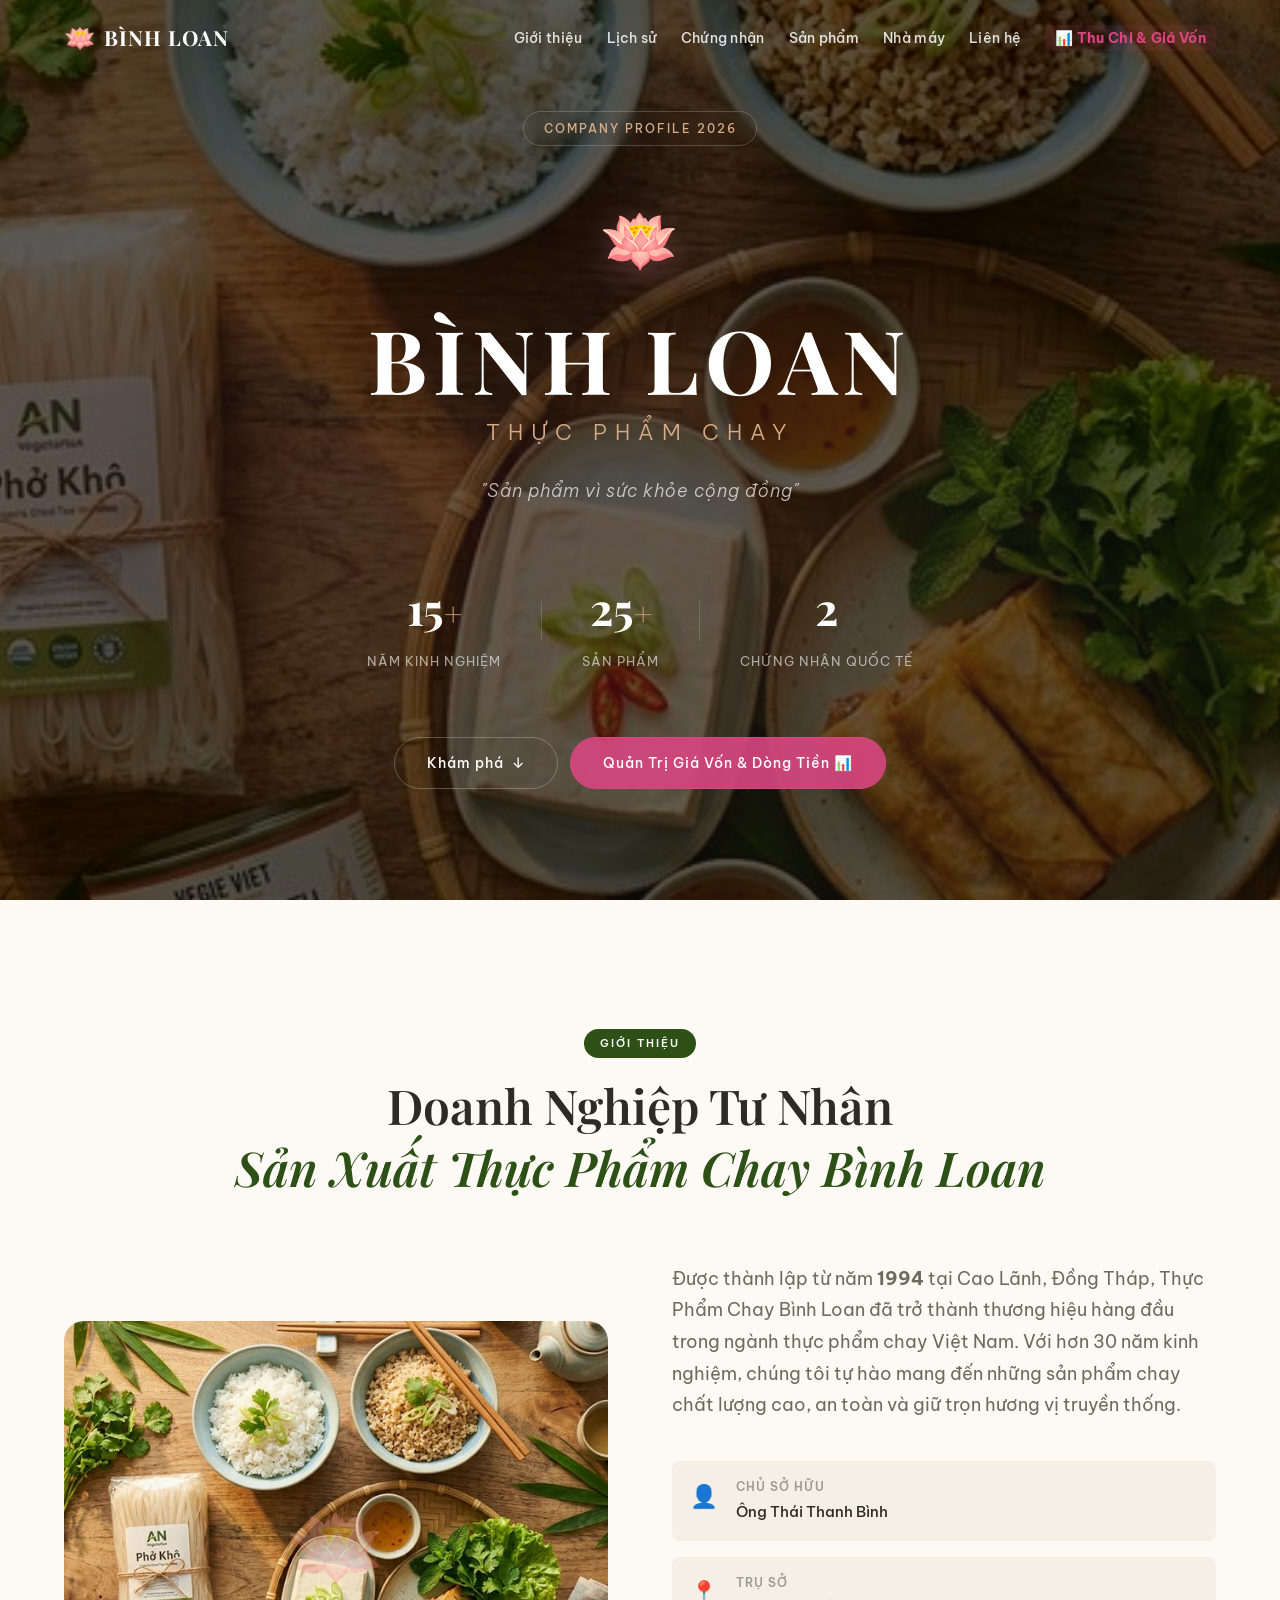
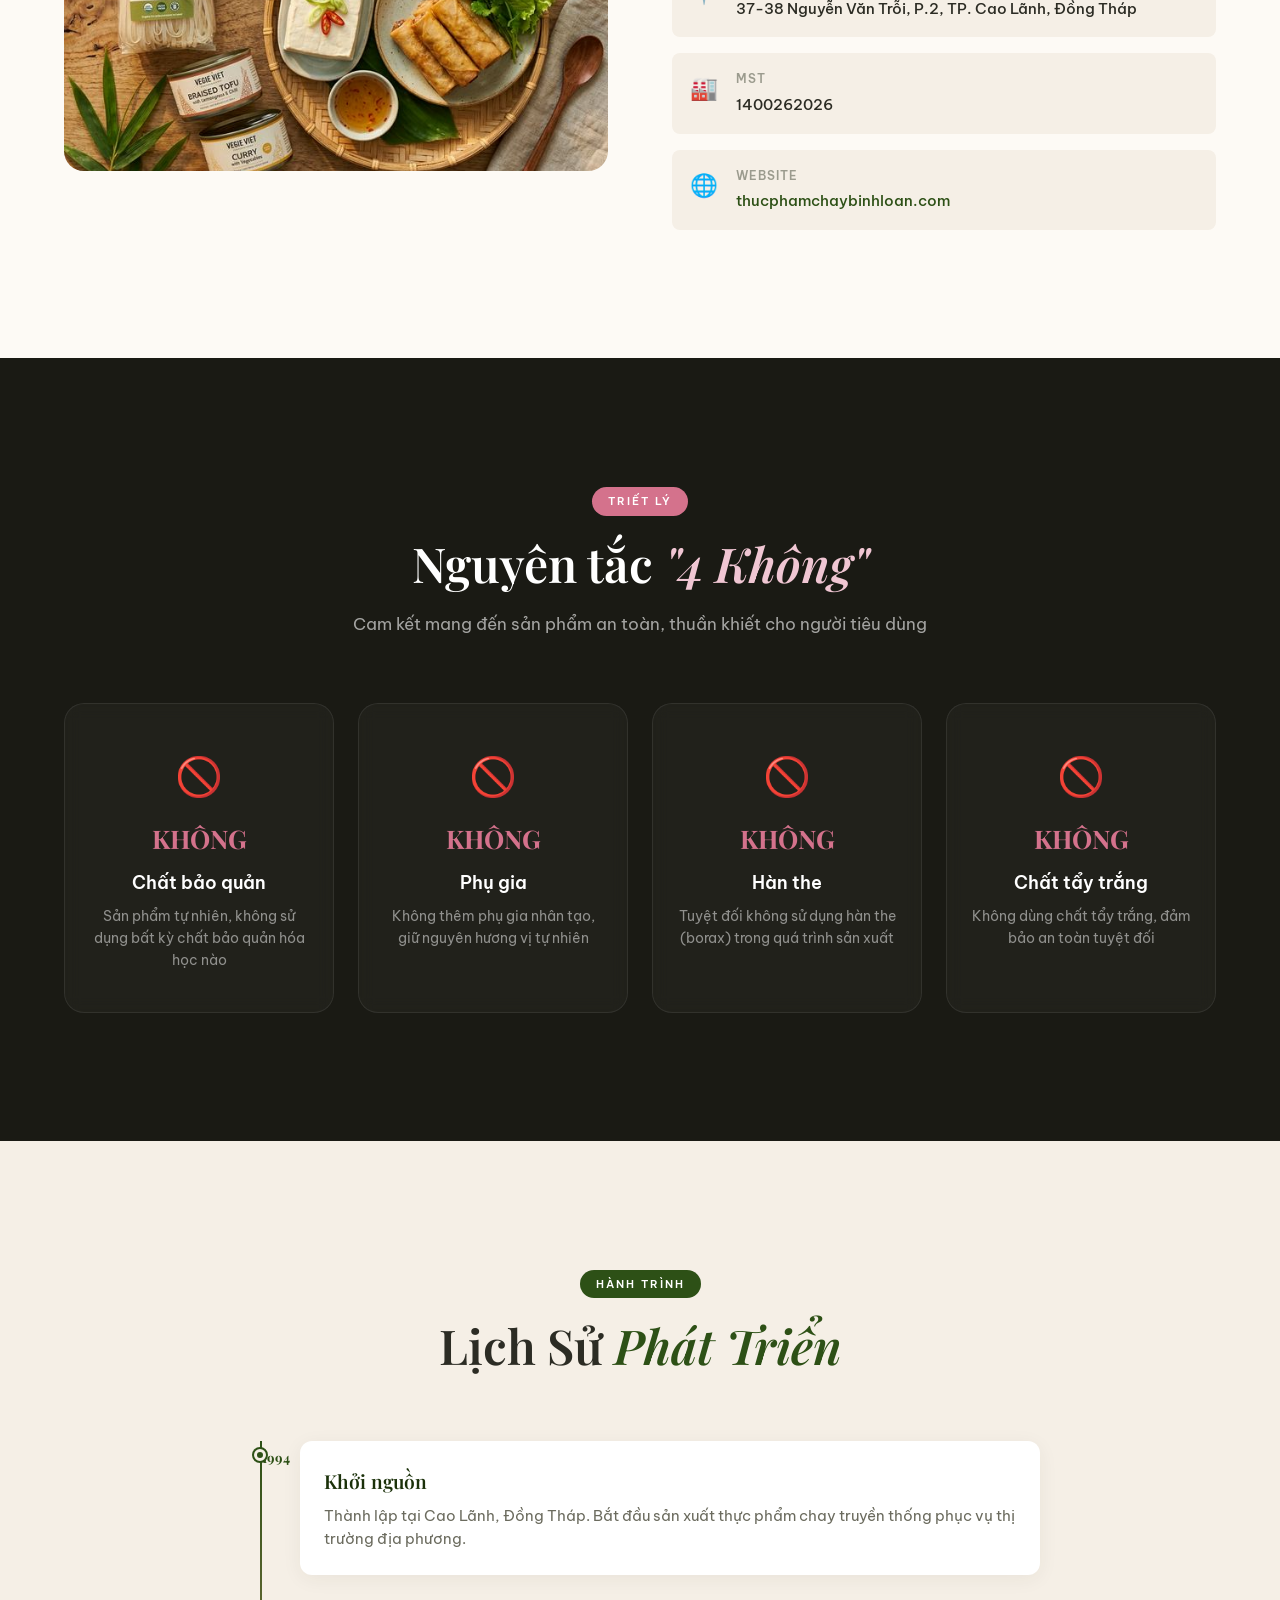
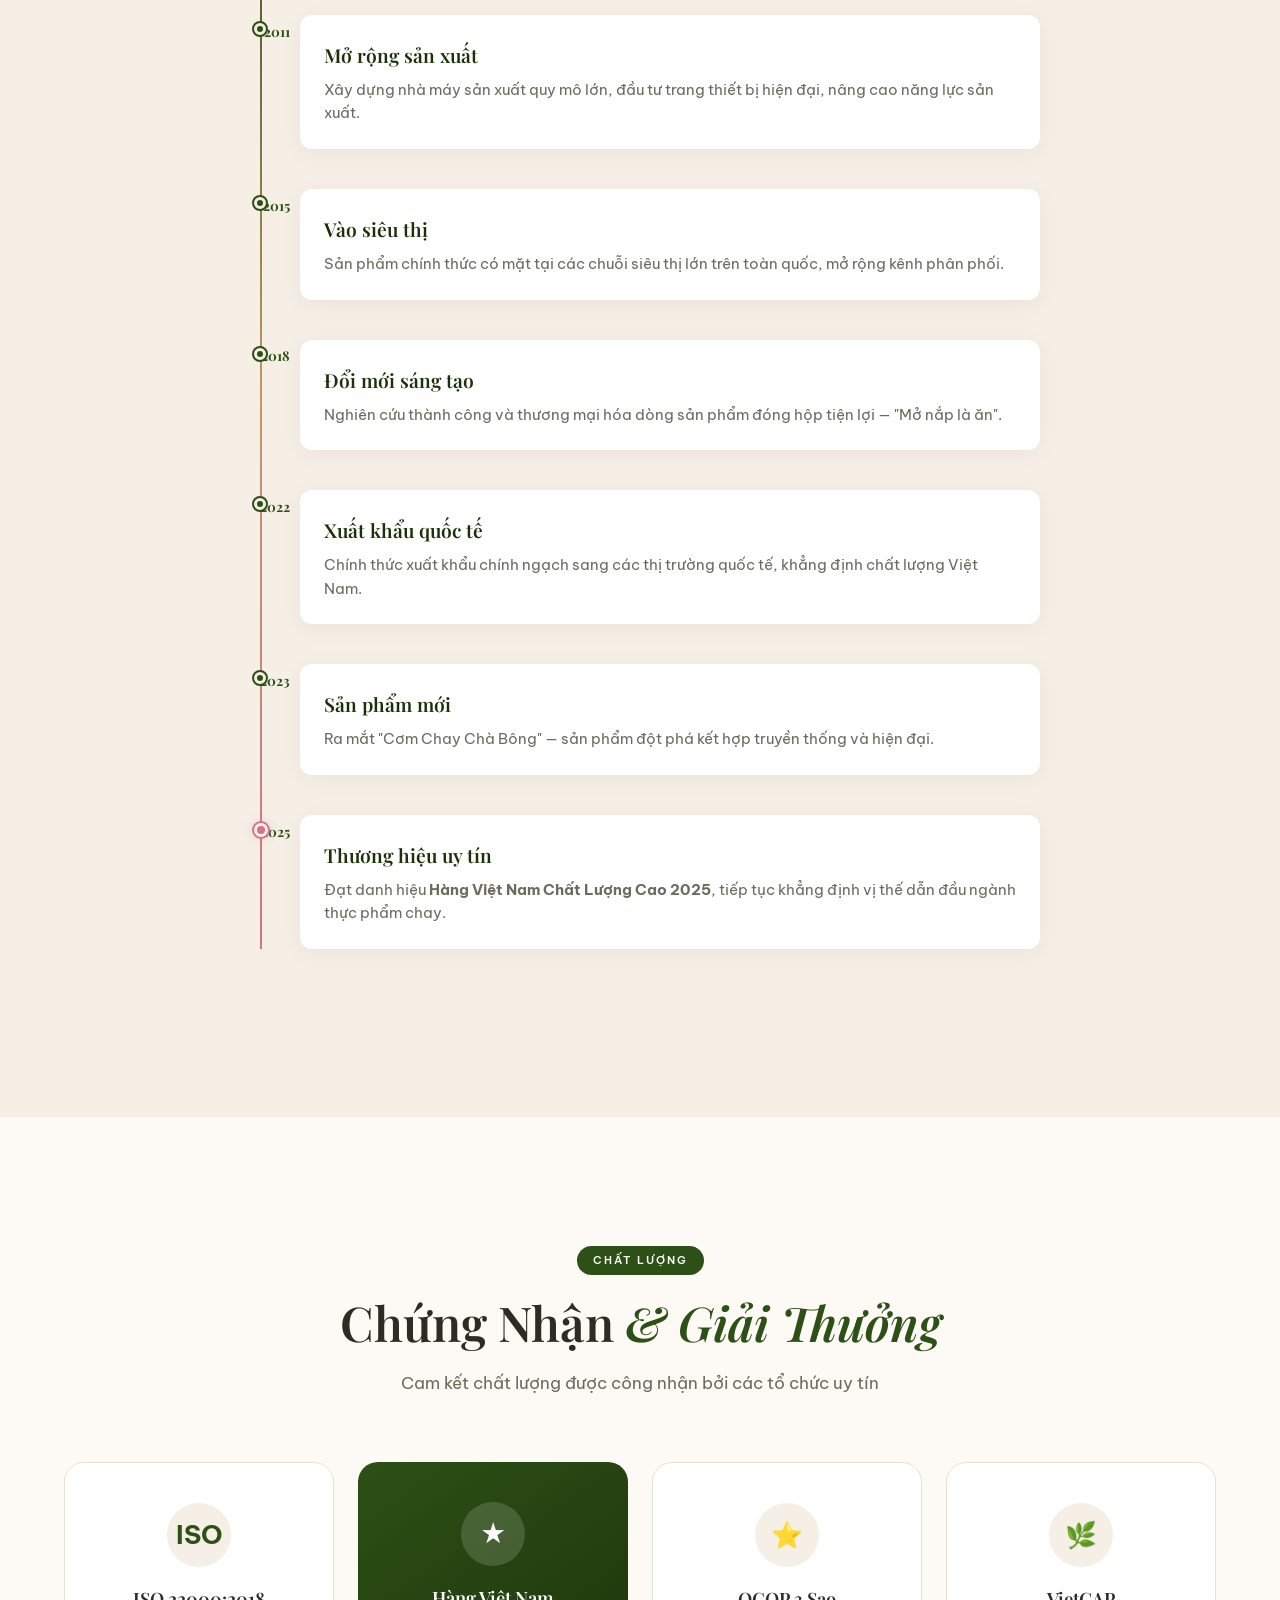
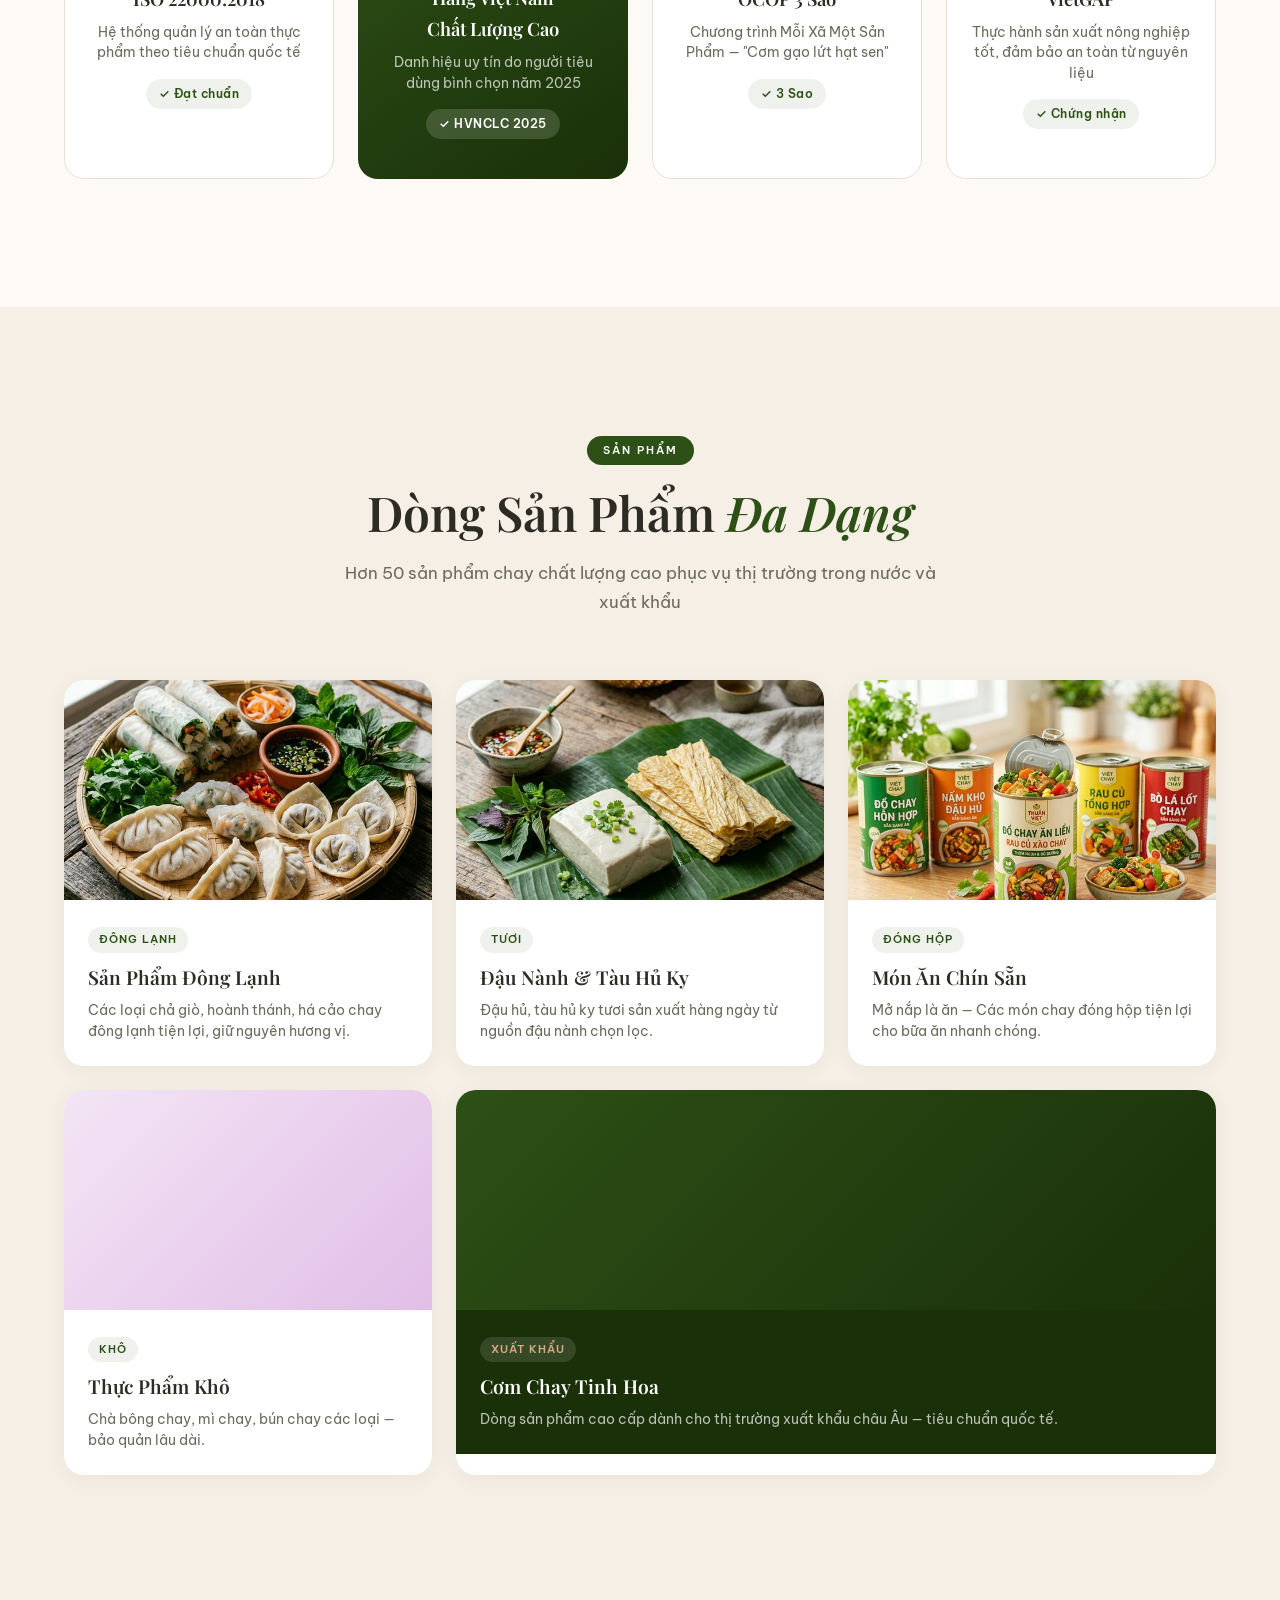
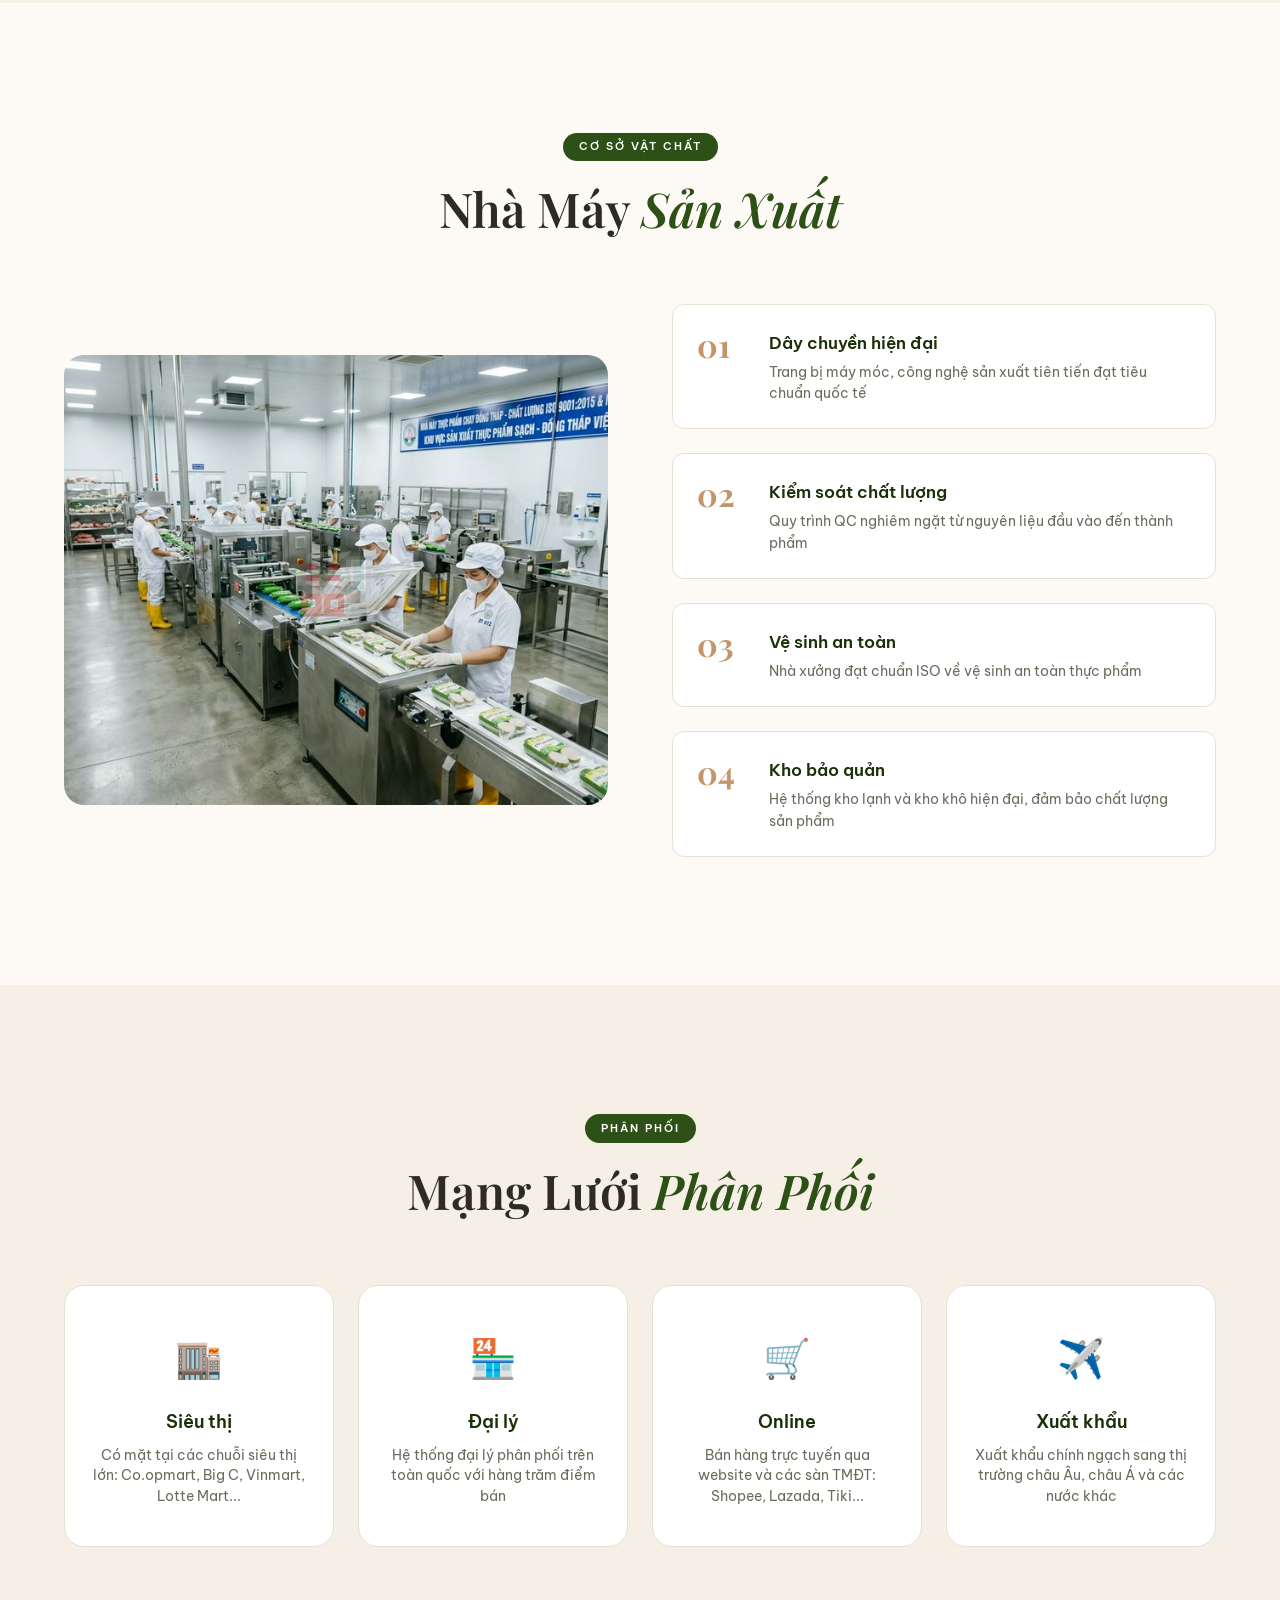
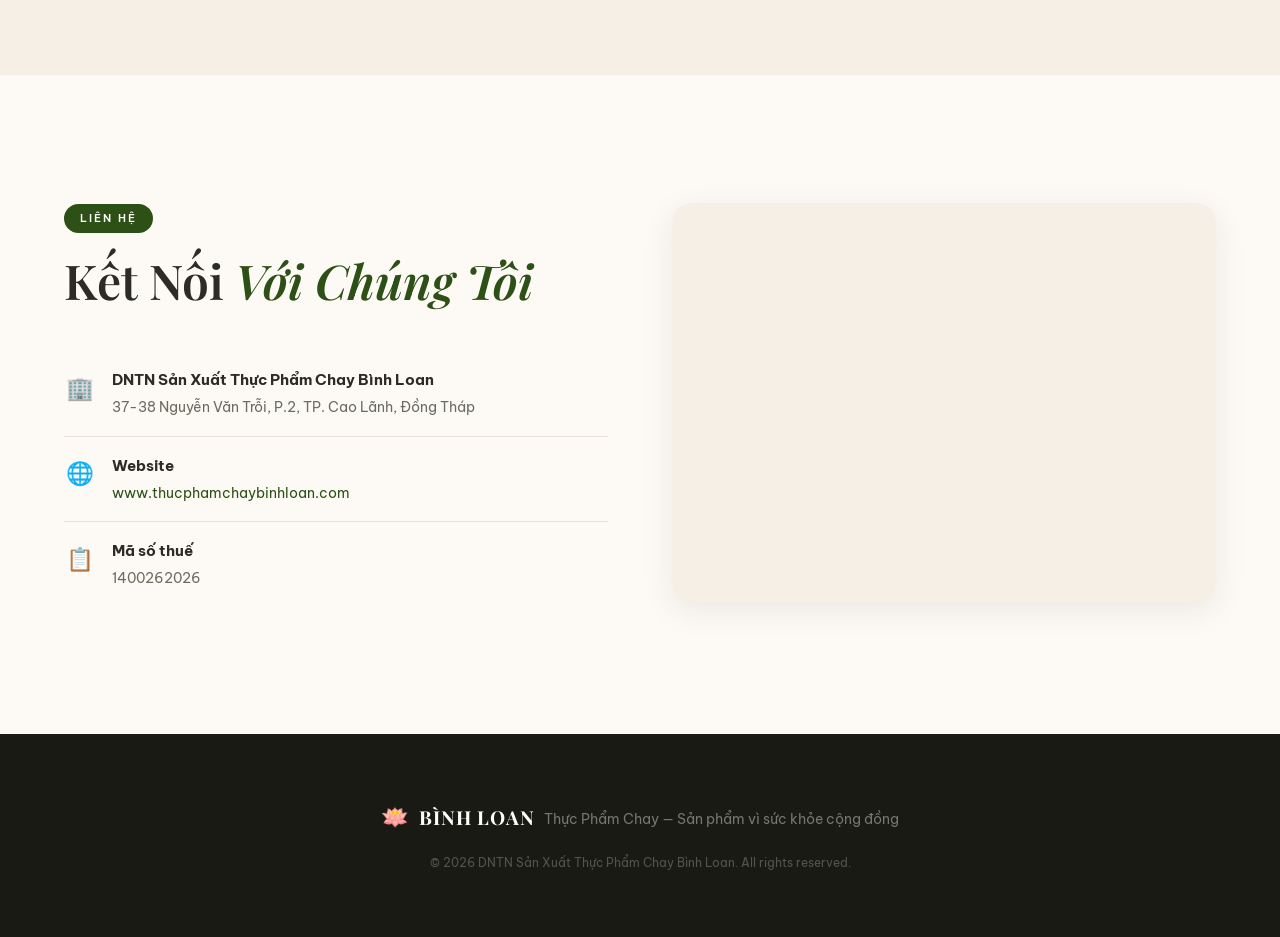
<file: index.html>
<!DOCTYPE html>
<html lang="vi">
<head>
    <meta charset="UTF-8">
    <meta name="viewport" content="width=device-width, initial-scale=1.0">
    <title>Hồ Sơ Năng Lực — Thực Phẩm Chay Bình Loan</title>
    <meta name="description" content="DNTN Sản Xuất Thực Phẩm Chay Bình Loan - Sản phẩm vì sức khỏe cộng đồng. ISO 22000:2018, HVNCLC 2025, OCOP 3 Sao.">
    <link rel="preconnect" href="https://fonts.googleapis.com">
    <link rel="preconnect" href="https://fonts.gstatic.com" crossorigin>
    <link href="https://fonts.googleapis.com/css2?family=Playfair+Display:wght@400;600;700&family=Inter:wght@300;400;500;600;700&family=Be+Vietnam+Pro:wght@300;400;500;600;700&display=swap" rel="stylesheet">
    <link rel="stylesheet" href="style.css">
</head>
<body>
    <!-- Navigation -->
    <nav class="navbar" id="navbar">
        <div class="nav-container">
            <div class="nav-logo">
                <span class="lotus">🪷</span>
                <span class="brand-name">BÌNH LOAN</span>
            </div>
            <ul class="nav-links">
                <li><a href="#about">Giới thiệu</a></li>
                <li><a href="#history">Lịch sử</a></li>
                <li><a href="#certifications">Chứng nhận</a></li>
                <li><a href="#products">Sản phẩm</a></li>
                <li><a href="#factory">Nhà máy</a></li>
                <li><a href="#contact">Liên hệ</a></li>
                <li><a href="finance.html" style="color: #d94680; font-weight: 700; background: rgba(217, 70, 128, 0.1); padding: 4px 10px; border-radius: 6px;">📊 Thu Chi & Giá Vốn</a></li>
            </ul>
            <button class="nav-toggle" id="navToggle" aria-label="Menu">
                <span></span><span></span><span></span>
            </button>
        </div>
    </nav>

    <!-- Hero Section -->
    <header class="hero" id="hero">
        <div class="hero-bg" id="heroImage"></div>
        <div class="hero-overlay"></div>
        <div class="hero-content">
            <div class="hero-badge">Company Profile 2026</div>
            <h1 class="hero-title">
                <span class="hero-lotus">🪷</span>
                <span class="title-main">BÌNH LOAN</span>
                <span class="title-sub">Thực Phẩm Chay</span>
            </h1>
            <p class="hero-slogan">"Sản phẩm vì sức khỏe cộng đồng"</p>
            <div class="hero-stats">
                <div class="stat">
                    <span class="stat-number" data-count="30">0</span><span class="stat-suffix">+</span>
                    <span class="stat-label">Năm kinh nghiệm</span>
                </div>
                <div class="stat-divider"></div>
                <div class="stat">
                    <span class="stat-number" data-count="50">0</span><span class="stat-suffix">+</span>
                    <span class="stat-label">Sản phẩm</span>
                </div>
                <div class="stat-divider"></div>
                <div class="stat">
                    <span class="stat-number" data-count="4">0</span>
                    <span class="stat-label">Chứng nhận quốc tế</span>
                </div>
            </div>
            <div style="display: flex; gap: 12px; justify-content: center; flex-wrap: wrap;">
                <a href="#about" class="hero-cta">Khám phá <span class="arrow">↓</span></a>
                <a href="finance.html" class="hero-cta" style="background: rgba(217, 70, 128, 0.9); border-color: #d94680; color: #fff;">Quản Trị Giá Vốn & Dòng Tiền 📊</a>
            </div>
        </div>
    </header>

    <!-- About Section -->
    <section class="section section-about" id="about">
        <div class="container">
            <div class="section-header">
                <span class="section-tag">Giới thiệu</span>
                <h2 class="section-title">Doanh Nghiệp Tư Nhân<br><em>Sản Xuất Thực Phẩm Chay Bình Loan</em></h2>
            </div>
            <div class="about-grid">
                <div class="about-card about-main">
                    <div class="about-image" id="aboutImage"></div>
                    <div class="about-content">
                        <p class="about-text">
                            Được thành lập từ năm <strong>1994</strong> tại Cao Lãnh, Đồng Tháp, 
                            Thực Phẩm Chay Bình Loan đã trở thành thương hiệu hàng đầu trong 
                            ngành thực phẩm chay Việt Nam. Với hơn 30 năm kinh nghiệm, chúng tôi 
                            tự hào mang đến những sản phẩm chay chất lượng cao, an toàn và 
                            giữ trọn hương vị truyền thống.
                        </p>
                        <div class="about-info-grid">
                            <div class="info-item">
                                <span class="info-icon">👤</span>
                                <div>
                                    <span class="info-label">Chủ sở hữu</span>
                                    <span class="info-value">Ông Thái Thanh Bình</span>
                                </div>
                            </div>
                            <div class="info-item">
                                <span class="info-icon">📍</span>
                                <div>
                                    <span class="info-label">Trụ sở</span>
                                    <span class="info-value">37-38 Nguyễn Văn Trỗi, P.2, TP. Cao Lãnh, Đồng Tháp</span>
                                </div>
                            </div>
                            <div class="info-item">
                                <span class="info-icon">🏭</span>
                                <div>
                                    <span class="info-label">MST</span>
                                    <span class="info-value">1400262026</span>
                                </div>
                            </div>
                            <div class="info-item">
                                <span class="info-icon">🌐</span>
                                <div>
                                    <span class="info-label">Website</span>
                                    <span class="info-value"><a href="https://www.thucphamchaybinhloan.com" target="_blank">thucphamchaybinhloan.com</a></span>
                                </div>
                            </div>
                        </div>
                    </div>
                </div>
            </div>
        </div>
    </section>

    <!-- Philosophy Section - 4 KHÔNG -->
    <section class="section section-philosophy">
        <div class="container">
            <div class="section-header">
                <span class="section-tag">Triết lý</span>
                <h2 class="section-title">Nguyên tắc <em>"4 Không"</em></h2>
                <p class="section-desc">Cam kết mang đến sản phẩm an toàn, thuần khiết cho người tiêu dùng</p>
            </div>
            <div class="philosophy-grid">
                <div class="philosophy-card" data-aos="fade-up">
                    <div class="philosophy-icon">🚫</div>
                    <div class="philosophy-no">KHÔNG</div>
                    <h3>Chất bảo quản</h3>
                    <p>Sản phẩm tự nhiên, không sử dụng bất kỳ chất bảo quản hóa học nào</p>
                </div>
                <div class="philosophy-card" data-aos="fade-up" data-delay="100">
                    <div class="philosophy-icon">🚫</div>
                    <div class="philosophy-no">KHÔNG</div>
                    <h3>Phụ gia</h3>
                    <p>Không thêm phụ gia nhân tạo, giữ nguyên hương vị tự nhiên</p>
                </div>
                <div class="philosophy-card" data-aos="fade-up" data-delay="200">
                    <div class="philosophy-icon">🚫</div>
                    <div class="philosophy-no">KHÔNG</div>
                    <h3>Hàn the</h3>
                    <p>Tuyệt đối không sử dụng hàn the (borax) trong quá trình sản xuất</p>
                </div>
                <div class="philosophy-card" data-aos="fade-up" data-delay="300">
                    <div class="philosophy-icon">🚫</div>
                    <div class="philosophy-no">KHÔNG</div>
                    <h3>Chất tẩy trắng</h3>
                    <p>Không dùng chất tẩy trắng, đảm bảo an toàn tuyệt đối</p>
                </div>
            </div>
        </div>
    </section>

    <!-- History Timeline -->
    <section class="section section-history" id="history">
        <div class="container">
            <div class="section-header">
                <span class="section-tag">Hành trình</span>
                <h2 class="section-title">Lịch Sử <em>Phát Triển</em></h2>
            </div>
            <div class="timeline">
                <div class="timeline-item" data-year="1994">
                    <div class="timeline-dot"></div>
                    <div class="timeline-content">
                        <h3>Khởi nguồn</h3>
                        <p>Thành lập tại Cao Lãnh, Đồng Tháp. Bắt đầu sản xuất thực phẩm chay truyền thống phục vụ thị trường địa phương.</p>
                    </div>
                </div>
                <div class="timeline-item" data-year="2011">
                    <div class="timeline-dot"></div>
                    <div class="timeline-content">
                        <h3>Mở rộng sản xuất</h3>
                        <p>Xây dựng nhà máy sản xuất quy mô lớn, đầu tư trang thiết bị hiện đại, nâng cao năng lực sản xuất.</p>
                    </div>
                </div>
                <div class="timeline-item" data-year="2015">
                    <div class="timeline-dot"></div>
                    <div class="timeline-content">
                        <h3>Vào siêu thị</h3>
                        <p>Sản phẩm chính thức có mặt tại các chuỗi siêu thị lớn trên toàn quốc, mở rộng kênh phân phối.</p>
                    </div>
                </div>
                <div class="timeline-item" data-year="2018">
                    <div class="timeline-dot"></div>
                    <div class="timeline-content">
                        <h3>Đổi mới sáng tạo</h3>
                        <p>Nghiên cứu thành công và thương mại hóa dòng sản phẩm đóng hộp tiện lợi — "Mở nắp là ăn".</p>
                    </div>
                </div>
                <div class="timeline-item" data-year="2022">
                    <div class="timeline-dot"></div>
                    <div class="timeline-content">
                        <h3>Xuất khẩu quốc tế</h3>
                        <p>Chính thức xuất khẩu chính ngạch sang các thị trường quốc tế, khẳng định chất lượng Việt Nam.</p>
                    </div>
                </div>
                <div class="timeline-item" data-year="2023">
                    <div class="timeline-dot"></div>
                    <div class="timeline-content">
                        <h3>Sản phẩm mới</h3>
                        <p>Ra mắt "Cơm Chay Chà Bông" — sản phẩm đột phá kết hợp truyền thống và hiện đại.</p>
                    </div>
                </div>
                <div class="timeline-item highlight" data-year="2025">
                    <div class="timeline-dot"></div>
                    <div class="timeline-content">
                        <h3>Thương hiệu uy tín</h3>
                        <p>Đạt danh hiệu <strong>Hàng Việt Nam Chất Lượng Cao 2025</strong>, tiếp tục khẳng định vị thế dẫn đầu ngành thực phẩm chay.</p>
                    </div>
                </div>
            </div>
        </div>
    </section>

    <!-- Certifications -->
    <section class="section section-certs" id="certifications">
        <div class="container">
            <div class="section-header">
                <span class="section-tag">Chất lượng</span>
                <h2 class="section-title">Chứng Nhận <em>& Giải Thưởng</em></h2>
                <p class="section-desc">Cam kết chất lượng được công nhận bởi các tổ chức uy tín</p>
            </div>
            <div class="certs-grid">
                <div class="cert-card">
                    <div class="cert-badge">ISO</div>
                    <h3>ISO 22000:2018</h3>
                    <p>Hệ thống quản lý an toàn thực phẩm theo tiêu chuẩn quốc tế</p>
                    <span class="cert-status">✓ Đạt chuẩn</span>
                </div>
                <div class="cert-card featured">
                    <div class="cert-badge">★</div>
                    <h3>Hàng Việt Nam<br>Chất Lượng Cao</h3>
                    <p>Danh hiệu uy tín do người tiêu dùng bình chọn năm 2025</p>
                    <span class="cert-status">✓ HVNCLC 2025</span>
                </div>
                <div class="cert-card">
                    <div class="cert-badge">⭐</div>
                    <h3>OCOP 3 Sao</h3>
                    <p>Chương trình Mỗi Xã Một Sản Phẩm — "Cơm gạo lứt hạt sen"</p>
                    <span class="cert-status">✓ 3 Sao</span>
                </div>
                <div class="cert-card">
                    <div class="cert-badge">🌿</div>
                    <h3>VietGAP</h3>
                    <p>Thực hành sản xuất nông nghiệp tốt, đảm bảo an toàn từ nguyên liệu</p>
                    <span class="cert-status">✓ Chứng nhận</span>
                </div>
            </div>
        </div>
    </section>

    <!-- Products Showcase -->
    <section class="section section-products" id="products">
        <div class="container">
            <div class="section-header">
                <span class="section-tag">Sản phẩm</span>
                <h2 class="section-title">Dòng Sản Phẩm <em>Đa Dạng</em></h2>
                <p class="section-desc">Hơn 50 sản phẩm chay chất lượng cao phục vụ thị trường trong nước và xuất khẩu</p>
            </div>
            <div class="products-grid">
                <div class="product-card" id="product1">
                    <div class="product-image"></div>
                    <div class="product-info">
                        <span class="product-tag">Đông lạnh</span>
                        <h3>Sản Phẩm Đông Lạnh</h3>
                        <p>Các loại chả giò, hoành thánh, há cảo chay đông lạnh tiện lợi, giữ nguyên hương vị.</p>
                    </div>
                </div>
                <div class="product-card" id="product2">
                    <div class="product-image"></div>
                    <div class="product-info">
                        <span class="product-tag">Tươi</span>
                        <h3>Đậu Nành & Tàu Hủ Ky</h3>
                        <p>Đậu hủ, tàu hủ ky tươi sản xuất hàng ngày từ nguồn đậu nành chọn lọc.</p>
                    </div>
                </div>
                <div class="product-card" id="product3">
                    <div class="product-image"></div>
                    <div class="product-info">
                        <span class="product-tag">Đóng hộp</span>
                        <h3>Món Ăn Chín Sẵn</h3>
                        <p>Mở nắp là ăn — Các món chay đóng hộp tiện lợi cho bữa ăn nhanh chóng.</p>
                    </div>
                </div>
                <div class="product-card" id="product4">
                    <div class="product-image"></div>
                    <div class="product-info">
                        <span class="product-tag">Khô</span>
                        <h3>Thực Phẩm Khô</h3>
                        <p>Chà bông chay, mì chay, bún chay các loại — bảo quản lâu dài.</p>
                    </div>
                </div>
                <div class="product-card featured" id="product5">
                    <div class="product-image"></div>
                    <div class="product-info">
                        <span class="product-tag">Xuất khẩu</span>
                        <h3>Cơm Chay Tinh Hoa</h3>
                        <p>Dòng sản phẩm cao cấp dành cho thị trường xuất khẩu châu Âu — tiêu chuẩn quốc tế.</p>
                    </div>
                </div>
            </div>
        </div>
    </section>

    <!-- Factory / Facilities -->
    <section class="section section-factory" id="factory">
        <div class="container">
            <div class="section-header">
                <span class="section-tag">Cơ sở vật chất</span>
                <h2 class="section-title">Nhà Máy <em>Sản Xuất</em></h2>
            </div>
            <div class="factory-grid">
                <div class="factory-image-main" id="factoryImage1"></div>
                <div class="factory-features">
                    <div class="feature">
                        <span class="feature-number">01</span>
                        <div>
                            <h4>Dây chuyền hiện đại</h4>
                            <p>Trang bị máy móc, công nghệ sản xuất tiên tiến đạt tiêu chuẩn quốc tế</p>
                        </div>
                    </div>
                    <div class="feature">
                        <span class="feature-number">02</span>
                        <div>
                            <h4>Kiểm soát chất lượng</h4>
                            <p>Quy trình QC nghiêm ngặt từ nguyên liệu đầu vào đến thành phẩm</p>
                        </div>
                    </div>
                    <div class="feature">
                        <span class="feature-number">03</span>
                        <div>
                            <h4>Vệ sinh an toàn</h4>
                            <p>Nhà xưởng đạt chuẩn ISO về vệ sinh an toàn thực phẩm</p>
                        </div>
                    </div>
                    <div class="feature">
                        <span class="feature-number">04</span>
                        <div>
                            <h4>Kho bảo quản</h4>
                            <p>Hệ thống kho lạnh và kho khô hiện đại, đảm bảo chất lượng sản phẩm</p>
                        </div>
                    </div>
                </div>
            </div>
        </div>
    </section>

    <!-- Distribution Map -->
    <section class="section section-distribution">
        <div class="container">
            <div class="section-header">
                <span class="section-tag">Phân phối</span>
                <h2 class="section-title">Mạng Lưới <em>Phân Phối</em></h2>
            </div>
            <div class="distribution-grid">
                <div class="dist-channel">
                    <div class="dist-icon">🏬</div>
                    <h4>Siêu thị</h4>
                    <p>Có mặt tại các chuỗi siêu thị lớn: Co.opmart, Big C, Vinmart, Lotte Mart...</p>
                </div>
                <div class="dist-channel">
                    <div class="dist-icon">🏪</div>
                    <h4>Đại lý</h4>
                    <p>Hệ thống đại lý phân phối trên toàn quốc với hàng trăm điểm bán</p>
                </div>
                <div class="dist-channel">
                    <div class="dist-icon">🛒</div>
                    <h4>Online</h4>
                    <p>Bán hàng trực tuyến qua website và các sàn TMĐT: Shopee, Lazada, Tiki...</p>
                </div>
                <div class="dist-channel">
                    <div class="dist-icon">✈️</div>
                    <h4>Xuất khẩu</h4>
                    <p>Xuất khẩu chính ngạch sang thị trường châu Âu, châu Á và các nước khác</p>
                </div>
            </div>
        </div>
    </section>

    <!-- Contact -->
    <section class="section section-contact" id="contact">
        <div class="container">
            <div class="contact-wrapper">
                <div class="contact-info">
                    <span class="section-tag">Liên hệ</span>
                    <h2 class="section-title">Kết Nối <em>Với Chúng Tôi</em></h2>
                    <div class="contact-details">
                        <div class="contact-item">
                            <span class="contact-icon">🏢</span>
                            <div>
                                <strong>DNTN Sản Xuất Thực Phẩm Chay Bình Loan</strong>
                                <p>37-38 Nguyễn Văn Trỗi, P.2, TP. Cao Lãnh, Đồng Tháp</p>
                            </div>
                        </div>
                        <div class="contact-item">
                            <span class="contact-icon">🌐</span>
                            <div>
                                <strong>Website</strong>
                                <p><a href="https://www.thucphamchaybinhloan.com" target="_blank">www.thucphamchaybinhloan.com</a></p>
                            </div>
                        </div>
                        <div class="contact-item">
                            <span class="contact-icon">📋</span>
                            <div>
                                <strong>Mã số thuế</strong>
                                <p>1400262026</p>
                            </div>
                        </div>
                    </div>
                </div>
                <div class="contact-map" id="contactMap">
                    <iframe 
                        src="https://www.google.com/maps/embed?pb=!1m18!1m12!1m3!1d3924.7!2d105.627!3d10.457!2m3!1f0!2f0!3f0!3m2!1i1024!2i768!4f13.1!3m3!1m2!1s0x0%3A0x0!2zMTDCsDI3JzI1LjIiTiAxMDXCsDM3JzM3LjIiRQ!5e0!3m2!1svi!2s!4v1640000000000!5m2!1svi!2s" 
                        width="100%" height="100%" style="border:0;" allowfullscreen="" loading="lazy"
                        title="Bản đồ Bình Loan">
                    </iframe>
                </div>
            </div>
        </div>
    </section>

    <!-- Footer -->
    <footer class="footer">
        <div class="container">
            <div class="footer-content">
                <div class="footer-brand">
                    <span class="lotus">🪷</span>
                    <span class="brand-name">BÌNH LOAN</span>
                    <p>Thực Phẩm Chay — Sản phẩm vì sức khỏe cộng đồng</p>
                </div>
                <div class="footer-copy">
                    <p>&copy; 2026 DNTN Sản Xuất Thực Phẩm Chay Bình Loan. All rights reserved.</p>
                </div>
            </div>
        </div>
    </footer>

    <script>
        // Scroll-based navbar
        const navbar = document.getElementById('navbar');
        window.addEventListener('scroll', () => {
            navbar.classList.toggle('scrolled', window.scrollY > 60);
        });

        // Mobile nav toggle
        const navToggle = document.getElementById('navToggle');
        const navLinks = document.querySelector('.nav-links');
        navToggle.addEventListener('click', () => {
            navLinks.classList.toggle('active');
            navToggle.classList.toggle('active');
        });
        document.querySelectorAll('.nav-links a').forEach(link => {
            link.addEventListener('click', () => {
                navLinks.classList.remove('active');
                navToggle.classList.remove('active');
            });
        });

        // Smooth scroll
        document.querySelectorAll('a[href^="#"]').forEach(anchor => {
            anchor.addEventListener('click', function (e) {
                e.preventDefault();
                const target = document.querySelector(this.getAttribute('href'));
                if (target) {
                    target.scrollIntoView({ behavior: 'smooth', block: 'start' });
                }
            });
        });

        // Counter animation
        const animateCounters = () => {
            document.querySelectorAll('.stat-number').forEach(counter => {
                const target = parseInt(counter.getAttribute('data-count'));
                const duration = 2000;
                const start = performance.now();
                const animate = (now) => {
                    const elapsed = now - start;
                    const progress = Math.min(elapsed / duration, 1);
                    const eased = 1 - Math.pow(1 - progress, 3);
                    counter.textContent = Math.floor(target * eased);
                    if (progress < 1) requestAnimationFrame(animate);
                };
                requestAnimationFrame(animate);
            });
        };

        // Intersection Observer for animations
        const observerOptions = { threshold: 0.2, rootMargin: '0px 0px -50px 0px' };
        const observer = new IntersectionObserver((entries) => {
            entries.forEach(entry => {
                if (entry.isIntersecting) {
                    entry.target.classList.add('visible');
                    if (entry.target.classList.contains('hero')) animateCounters();
                }
            });
        }, observerOptions);

        document.querySelectorAll('.section, .hero, .timeline-item, .philosophy-card, .cert-card, .product-card, .dist-channel, .feature').forEach(el => {
            observer.observe(el);
        });

        // Parallax hero
        window.addEventListener('scroll', () => {
            const hero = document.getElementById('heroImage');
            if (hero) hero.style.transform = `translateY(${window.scrollY * 0.3}px)`;
        });
    </script>
</body>
</html>
</file>
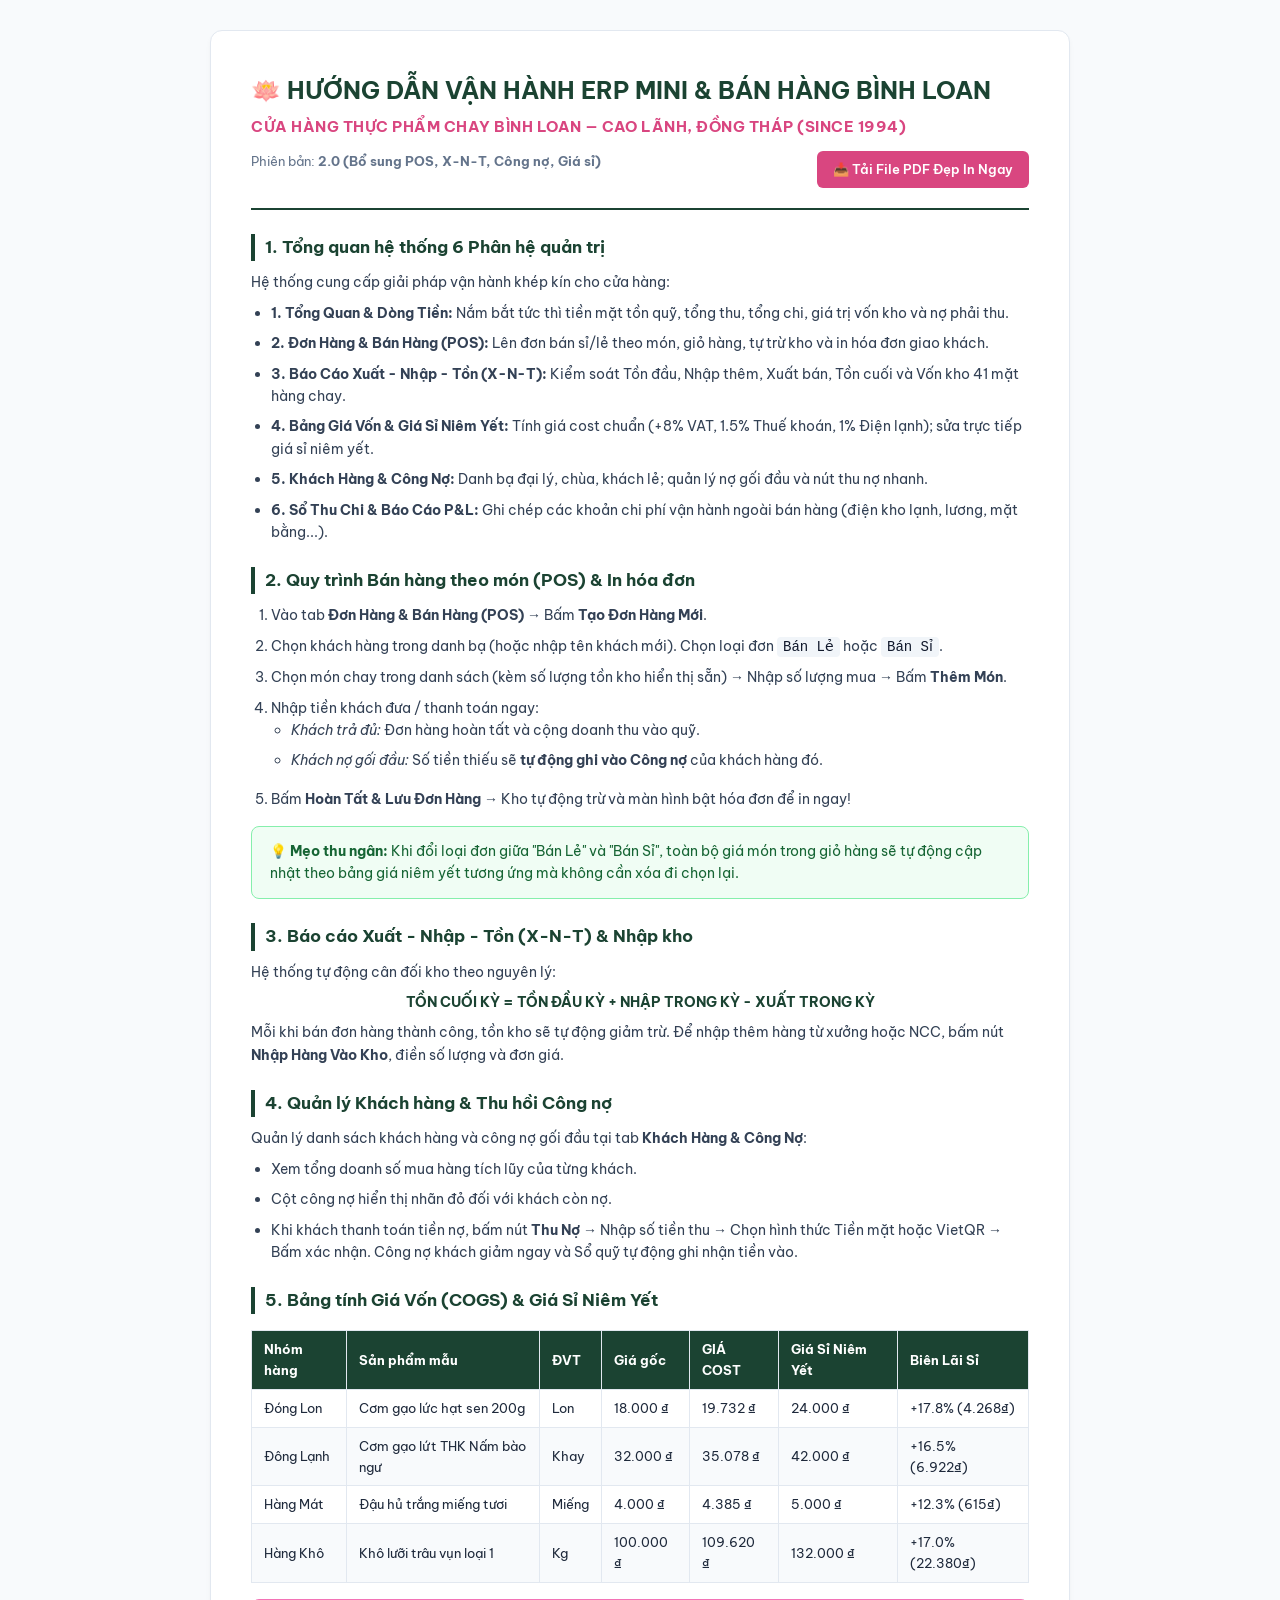
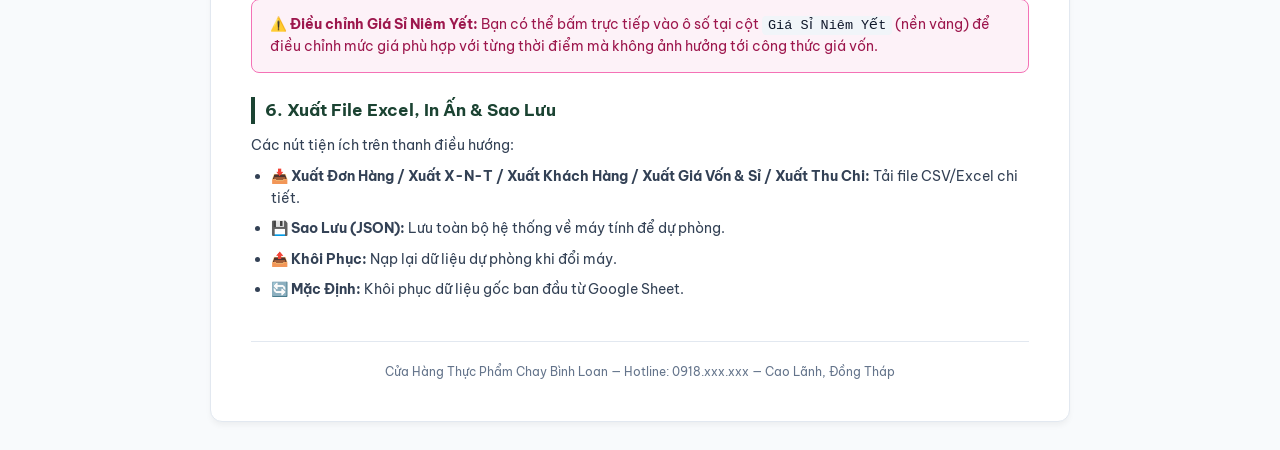
<file: docs/HUONG_DAN_SU_DUNG.html>
<!DOCTYPE html>
<html lang="vi">
<head>
  <meta charset="UTF-8">
  <meta name="viewport" content="width=device-width, initial-scale=1.0">
  <title>Hướng Dẫn Sử Dụng ERP Mini & Bán Hàng — Thực Phẩm Chay Bình Loan</title>
  <link rel="preconnect" href="https://fonts.googleapis.com">
  <link rel="preconnect" href="https://fonts.gstatic.com" crossorigin>
  <link href="https://fonts.googleapis.com/css2?family=Be+Vietnam+Pro:wght@300;400;500;600;700&display=swap" rel="stylesheet">
  <style>
    :root {
      --primary: #1b4332;
      --primary-light: #2d6a4f;
      --lotus: #d94680;
      --lotus-light: #fce7f3;
      --accent: #d97706;
      --text: #1e293b;
      --text-muted: #64748b;
      --bg: #f8fafc;
      --card: #ffffff;
      --border: #e2e8f0;
    }
    * { box-sizing: border-box; margin: 0; padding: 0; }
    body {
      font-family: 'Be Vietnam Pro', sans-serif;
      background: var(--bg);
      color: var(--text);
      line-height: 1.6;
      padding: 30px 16px;
    }
    .container {
      max-width: 860px;
      margin: 0 auto;
      background: var(--card);
      padding: 40px;
      border-radius: 12px;
      border: 1px solid var(--border);
      box-shadow: 0 4px 6px -1px rgba(0,0,0,0.05);
    }
    header {
      border-bottom: 2px solid var(--primary);
      padding-bottom: 20px;
      margin-bottom: 24px;
    }
    h1 { color: var(--primary); font-size: 24px; margin-bottom: 6px; }
    h2 { color: var(--lotus); font-size: 15px; text-transform: uppercase; letter-spacing: 0.5px; margin-bottom: 12px; }
    .meta-bar {
      display: flex;
      justify-content: space-between;
      color: var(--text-muted);
      font-size: 13px;
      margin-top: 10px;
    }
    .btn-pdf {
      display: inline-flex;
      align-items: center;
      gap: 6px;
      background: var(--lotus);
      color: white;
      text-decoration: none;
      padding: 8px 16px;
      border-radius: 6px;
      font-weight: 600;
      font-size: 13px;
      transition: opacity 0.2s;
    }
    .btn-pdf:hover { opacity: 0.9; }
    h3 {
      color: var(--primary);
      font-size: 17px;
      margin: 24px 0 10px 0;
      border-left: 4px solid var(--primary);
      padding-left: 10px;
    }
    p, li { font-size: 14px; margin-bottom: 8px; color: #334155; }
    ul, ol { padding-left: 20px; margin-bottom: 16px; }
    .box-tip {
      background: #f0fdf4;
      border: 1px solid #86efac;
      border-radius: 8px;
      padding: 14px 18px;
      margin: 16px 0;
      font-size: 13.5px;
      color: #166534;
    }
    .box-alert {
      background: #fdf2f8;
      border: 1px solid #f472b6;
      border-radius: 8px;
      padding: 14px 18px;
      margin: 16px 0;
      font-size: 13.5px;
      color: #9d174d;
    }
    table {
      width: 100%;
      border-collapse: collapse;
      margin: 16px 0;
      font-size: 13px;
    }
    th, td {
      border: 1px solid var(--border);
      padding: 8px 12px;
      text-align: left;
    }
    th {
      background: var(--primary);
      color: white;
    }
    tr:nth-child(even) {
      background: #f8fafc;
    }
    code {
      background: #f1f5f9;
      padding: 2px 6px;
      border-radius: 4px;
      font-family: monospace;
      color: #0f172a;
    }
    footer {
      margin-top: 40px;
      padding-top: 20px;
      border-top: 1px solid var(--border);
      text-align: center;
      font-size: 12px;
      color: var(--text-muted);
    }
  </style>
</head>
<body>

  <div class="container">
    <header>
      <h1>🪷 HƯỚNG DẪN VẬN HÀNH ERP MINI & BÁN HÀNG BÌNH LOAN</h1>
      <h2>Cửa Hàng Thực Phẩm Chay Bình Loan — Cao Lãnh, Đồng Tháp (Since 1994)</h2>
      <div class="meta-bar">
        <span>Phiên bản: <strong>2.0 (Bổ sung POS, X-N-T, Công nợ, Giá sỉ)</strong></span>
        <a href="HUONG_DAN_SU_DUNG_BINH_LOAN.pdf" class="btn-pdf" target="_blank">📥 Tải File PDF Đẹp In Ngay</a>
      </div>
    </header>

    <h3>1. Tổng quan hệ thống 6 Phân hệ quản trị</h3>
    <p>Hệ thống cung cấp giải pháp vận hành khép kín cho cửa hàng:</p>
    <ul>
      <li><strong>1. Tổng Quan & Dòng Tiền:</strong> Nắm bắt tức thì tiền mặt tồn quỹ, tổng thu, tổng chi, giá trị vốn kho và nợ phải thu.</li>
      <li><strong>2. Đơn Hàng & Bán Hàng (POS):</strong> Lên đơn bán sỉ/lẻ theo món, giỏ hàng, tự trừ kho và in hóa đơn giao khách.</li>
      <li><strong>3. Báo Cáo Xuất - Nhập - Tồn (X-N-T):</strong> Kiểm soát Tồn đầu, Nhập thêm, Xuất bán, Tồn cuối và Vốn kho 41 mặt hàng chay.</li>
      <li><strong>4. Bảng Giá Vốn & Giá Sỉ Niêm Yết:</strong> Tính giá cost chuẩn (+8% VAT, 1.5% Thuế khoán, 1% Điện lạnh); sửa trực tiếp giá sỉ niêm yết.</li>
      <li><strong>5. Khách Hàng & Công Nợ:</strong> Danh bạ đại lý, chùa, khách lẻ; quản lý nợ gối đầu và nút thu nợ nhanh.</li>
      <li><strong>6. Sổ Thu Chi & Báo Cáo P&L:</strong> Ghi chép các khoản chi phí vận hành ngoài bán hàng (điện kho lạnh, lương, mặt bằng...).</li>
    </ul>

    <h3>2. Quy trình Bán hàng theo món (POS) & In hóa đơn</h3>
    <ol>
      <li>Vào tab <strong>Đơn Hàng & Bán Hàng (POS)</strong> → Bấm <strong>Tạo Đơn Hàng Mới</strong>.</li>
      <li>Chọn khách hàng trong danh bạ (hoặc nhập tên khách mới). Chọn loại đơn <code>Bán Lẻ</code> hoặc <code>Bán Sỉ</code>.</li>
      <li>Chọn món chay trong danh sách (kèm số lượng tồn kho hiển thị sẵn) → Nhập số lượng mua → Bấm <strong>Thêm Món</strong>.</li>
      <li>Nhập tiền khách đưa / thanh toán ngay:
        <ul>
          <li><em>Khách trả đủ:</em> Đơn hàng hoàn tất và cộng doanh thu vào quỹ.</li>
          <li><em>Khách nợ gối đầu:</em> Số tiền thiếu sẽ <strong>tự động ghi vào Công nợ</strong> của khách hàng đó.</li>
        </ul>
      </li>
      <li>Bấm <strong>Hoàn Tất & Lưu Đơn Hàng</strong> → Kho tự động trừ và màn hình bật hóa đơn để in ngay!</li>
    </ol>

    <div class="box-tip">
      <strong>💡 Mẹo thu ngân:</strong> Khi đổi loại đơn giữa "Bán Lẻ" và "Bán Sỉ", toàn bộ giá món trong giỏ hàng sẽ tự động cập nhật theo bảng giá niêm yết tương ứng mà không cần xóa đi chọn lại.
    </div>

    <h3>3. Báo cáo Xuất - Nhập - Tồn (X-N-T) & Nhập kho</h3>
    <p>Hệ thống tự động cân đối kho theo nguyên lý:</p>
    <p style="text-align: center; font-weight: 700; color: var(--primary);">TỒN CUỐI KỲ = TỒN ĐẦU KỲ + NHẬP TRONG KỲ - XUẤT TRONG KỲ</p>
    <p>Mỗi khi bán đơn hàng thành công, tồn kho sẽ tự động giảm trừ. Để nhập thêm hàng từ xưởng hoặc NCC, bấm nút <strong>Nhập Hàng Vào Kho</strong>, điền số lượng và đơn giá.</p>

    <h3>4. Quản lý Khách hàng & Thu hồi Công nợ</h3>
    <p>Quản lý danh sách khách hàng và công nợ gối đầu tại tab <strong>Khách Hàng & Công Nợ</strong>:</p>
    <ul>
      <li>Xem tổng doanh số mua hàng tích lũy của từng khách.</li>
      <li>Cột công nợ hiển thị nhãn đỏ đối với khách còn nợ.</li>
      <li>Khi khách thanh toán tiền nợ, bấm nút <strong>Thu Nợ</strong> → Nhập số tiền thu → Chọn hình thức Tiền mặt hoặc VietQR → Bấm xác nhận. Công nợ khách giảm ngay và Sổ quỹ tự động ghi nhận tiền vào.</li>
    </ul>

    <h3>5. Bảng tính Giá Vốn (COGS) & Giá Sỉ Niêm Yết</h3>
    <table>
      <thead>
        <tr>
          <th>Nhóm hàng</th>
          <th>Sản phẩm mẫu</th>
          <th>ĐVT</th>
          <th>Giá gốc</th>
          <th>GIÁ COST</th>
          <th>Giá Sỉ Niêm Yết</th>
          <th>Biên Lãi Sỉ</th>
        </tr>
      </thead>
      <tbody>
        <tr>
          <td>Đóng Lon</td>
          <td>Cơm gạo lức hạt sen 200g</td>
          <td>Lon</td>
          <td>18.000 ₫</td>
          <td>19.732 ₫</td>
          <td>24.000 ₫</td>
          <td>+17.8% (4.268₫)</td>
        </tr>
        <tr>
          <td>Đông Lạnh</td>
          <td>Cơm gạo lứt THK Nấm bào ngư</td>
          <td>Khay</td>
          <td>32.000 ₫</td>
          <td>35.078 ₫</td>
          <td>42.000 ₫</td>
          <td>+16.5% (6.922₫)</td>
        </tr>
        <tr>
          <td>Hàng Mát</td>
          <td>Đậu hủ trắng miếng tươi</td>
          <td>Miếng</td>
          <td>4.000 ₫</td>
          <td>4.385 ₫</td>
          <td>5.000 ₫</td>
          <td>+12.3% (615₫)</td>
        </tr>
        <tr>
          <td>Hàng Khô</td>
          <td>Khô lưỡi trâu vụn loại 1</td>
          <td>Kg</td>
          <td>100.000 ₫</td>
          <td>109.620 ₫</td>
          <td>132.000 ₫</td>
          <td>+17.0% (22.380₫)</td>
        </tr>
      </tbody>
    </table>

    <div class="box-alert">
      <strong>⚠️ Điều chỉnh Giá Sỉ Niêm Yết:</strong> Bạn có thể bấm trực tiếp vào ô số tại cột <code>Giá Sỉ Niêm Yết</code> (nền vàng) để điều chỉnh mức giá phù hợp với từng thời điểm mà không ảnh hưởng tới công thức giá vốn.
    </div>

    <h3>6. Xuất File Excel, In Ấn & Sao Lưu</h3>
    <p>Các nút tiện ích trên thanh điều hướng:</p>
    <ul>
      <li><strong>📥 Xuất Đơn Hàng / Xuất X-N-T / Xuất Khách Hàng / Xuất Giá Vốn & Sỉ / Xuất Thu Chi:</strong> Tải file CSV/Excel chi tiết.</li>
      <li><strong>💾 Sao Lưu (JSON):</strong> Lưu toàn bộ hệ thống về máy tính để dự phòng.</li>
      <li><strong>📤 Khôi Phục:</strong> Nạp lại dữ liệu dự phòng khi đổi máy.</li>
      <li><strong>🔄 Mặc Định:</strong> Khôi phục dữ liệu gốc ban đầu từ Google Sheet.</li>
    </ul>

    <footer>
      Cửa Hàng Thực Phẩm Chay Bình Loan — Hotline: 0918.xxx.xxx — Cao Lãnh, Đồng Tháp
    </footer>
  </div>

</body>
</html>
</file>
<file: style.css>
/* ===================================
   BÌNH LOAN — Company Profile
   Premium Zen / Organic Design System
   =================================== */

:root {
    /* Core Palette — Earth + Green + Lotus */
    --color-primary: #2D5016;       /* Deep forest green */
    --color-primary-light: #4A7C2E;
    --color-primary-dark: #1A3009;
    --color-accent: #C4956A;        /* Warm earth */
    --color-accent-light: #D4AB86;
    --color-lotus: #D4728C;         /* Lotus pink */
    --color-lotus-light: #F0C6D3;
    
    /* Neutrals */
    --color-bg: #FDFAF5;            /* Warm white */
    --color-bg-alt: #F5EFE6;        /* Light cream */
    --color-bg-dark: #1A1A14;       /* Near black with warmth */
    --color-text: #2C2C24;
    --color-text-light: #6B6B5E;
    --color-text-muted: #9B9B8E;
    --color-white: #FFFFFF;
    --color-border: #E8E0D4;

    /* Typography */
    --font-display: 'Playfair Display', 'Georgia', serif;
    --font-body: 'Be Vietnam Pro', 'Inter', sans-serif;

    /* Spacing */
    --space-xs: 0.5rem;
    --space-sm: 1rem;
    --space-md: 1.5rem;
    --space-lg: 2.5rem;
    --space-xl: 4rem;
    --space-2xl: 6rem;
    --space-3xl: 8rem;

    /* Borders */
    --radius-sm: 8px;
    --radius-md: 12px;
    --radius-lg: 20px;
    --radius-xl: 32px;

    /* Shadows */
    --shadow-sm: 0 2px 8px rgba(44, 44, 36, 0.06);
    --shadow-md: 0 8px 32px rgba(44, 44, 36, 0.08);
    --shadow-lg: 0 16px 48px rgba(44, 44, 36, 0.12);
    --shadow-card: 0 4px 20px rgba(44, 44, 36, 0.06);

    /* Transitions */
    --transition: all 0.4s cubic-bezier(0.25, 0.46, 0.45, 0.94);
    --transition-fast: all 0.2s ease;
}

/* ---- Reset ---- */
*, *::before, *::after { box-sizing: border-box; margin: 0; padding: 0; }
html { scroll-behavior: smooth; font-size: 16px; }
body {
    font-family: var(--font-body);
    color: var(--color-text);
    background: var(--color-bg);
    line-height: 1.7;
    overflow-x: hidden;
    -webkit-font-smoothing: antialiased;
}
img { max-width: 100%; }
a { color: var(--color-primary); text-decoration: none; transition: var(--transition-fast); }
a:hover { color: var(--color-primary-light); }

.container {
    max-width: 1200px;
    margin: 0 auto;
    padding: 0 var(--space-md);
}

/* ===================================
   NAVBAR
   =================================== */
.navbar {
    position: fixed;
    top: 0;
    left: 0;
    right: 0;
    z-index: 1000;
    padding: var(--space-sm) 0;
    transition: var(--transition);
}
.navbar.scrolled {
    background: rgba(253, 250, 245, 0.95);
    backdrop-filter: blur(20px);
    -webkit-backdrop-filter: blur(20px);
    box-shadow: var(--shadow-sm);
    padding: 0.6rem 0;
}
.nav-container {
    max-width: 1200px;
    margin: 0 auto;
    padding: 0 var(--space-md);
    display: flex;
    align-items: center;
    justify-content: space-between;
}
.nav-logo {
    display: flex;
    align-items: center;
    gap: 0.5rem;
}
.nav-logo .lotus {
    font-size: 1.6rem;
    filter: drop-shadow(0 2px 4px rgba(212, 114, 140, 0.3));
}
.nav-logo .brand-name {
    font-family: var(--font-display);
    font-weight: 700;
    font-size: 1.3rem;
    color: var(--color-white);
    letter-spacing: 1px;
    transition: var(--transition);
}
.navbar.scrolled .nav-logo .brand-name {
    color: var(--color-primary-dark);
}
.nav-links {
    display: flex;
    list-style: none;
    gap: var(--space-md);
}
.nav-links a {
    color: rgba(255,255,255,0.85);
    font-size: 0.9rem;
    font-weight: 500;
    letter-spacing: 0.3px;
    padding: 0.4rem 0;
    position: relative;
    transition: var(--transition-fast);
}
.nav-links a::after {
    content: '';
    position: absolute;
    bottom: 0;
    left: 0;
    width: 0;
    height: 2px;
    background: var(--color-accent);
    transition: var(--transition);
}
.nav-links a:hover { color: var(--color-white); }
.nav-links a:hover::after { width: 100%; }
.navbar.scrolled .nav-links a { color: var(--color-text-light); }
.navbar.scrolled .nav-links a:hover { color: var(--color-primary); }
.navbar.scrolled .nav-links a:hover::after { background: var(--color-primary); }

.nav-toggle {
    display: none;
    flex-direction: column;
    gap: 5px;
    background: none;
    border: none;
    cursor: pointer;
    padding: 4px;
}
.nav-toggle span {
    width: 24px;
    height: 2px;
    background: var(--color-white);
    transition: var(--transition);
}
.navbar.scrolled .nav-toggle span { background: var(--color-text); }

/* ===================================
   HERO
   =================================== */
.hero {
    position: relative;
    height: 100vh;
    min-height: 650px;
    display: flex;
    align-items: center;
    justify-content: center;
    overflow: hidden;
}
.hero-bg {
    position: absolute;
    inset: -20%;
    background: url('hero.png') center/cover no-repeat;
    filter: brightness(0.35) saturate(1.2);
    z-index: 0;
}
.hero-overlay {
    position: absolute;
    inset: 0;
    background: radial-gradient(ellipse at 30% 50%, rgba(212, 114, 140, 0.08) 0%, transparent 60%),
                radial-gradient(ellipse at 70% 80%, rgba(196, 149, 106, 0.1) 0%, transparent 50%);
    z-index: 1;
}
.hero-content {
    position: relative;
    z-index: 2;
    text-align: center;
    color: var(--color-white);
    padding: var(--space-md);
}
.hero-badge {
    display: inline-block;
    padding: 0.4rem 1.2rem;
    border: 1px solid rgba(255,255,255,0.2);
    border-radius: 50px;
    font-size: 0.75rem;
    font-weight: 500;
    letter-spacing: 2px;
    text-transform: uppercase;
    margin-bottom: var(--space-lg);
    color: var(--color-accent-light);
    backdrop-filter: blur(8px);
}
.hero-lotus {
    display: block;
    font-size: 4rem;
    margin-bottom: var(--space-sm);
    animation: float 3s ease-in-out infinite;
    filter: drop-shadow(0 8px 16px rgba(212, 114, 140, 0.3));
}
@keyframes float {
    0%, 100% { transform: translateY(0); }
    50% { transform: translateY(-12px); }
}
.title-main {
    display: block;
    font-family: var(--font-display);
    font-size: clamp(3rem, 7vw, 5.5rem);
    font-weight: 700;
    letter-spacing: 6px;
    line-height: 1.1;
    margin-bottom: 0.3rem;
}
.title-sub {
    display: block;
    font-size: clamp(1rem, 2.5vw, 1.4rem);
    font-weight: 300;
    letter-spacing: 8px;
    text-transform: uppercase;
    color: var(--color-accent-light);
}
.hero-slogan {
    margin-top: var(--space-md);
    font-size: 1.15rem;
    font-style: italic;
    font-weight: 300;
    color: rgba(255,255,255,0.7);
    letter-spacing: 1px;
}
.hero-stats {
    display: flex;
    align-items: center;
    justify-content: center;
    gap: var(--space-lg);
    margin-top: var(--space-xl);
    flex-wrap: wrap;
}
.stat { text-align: center; }
.stat-number {
    font-family: var(--font-display);
    font-size: 2.8rem;
    font-weight: 700;
    display: inline;
}
.stat-suffix {
    font-family: var(--font-display);
    font-size: 2rem;
    font-weight: 700;
    color: var(--color-accent);
}
.stat-label {
    display: block;
    font-size: 0.8rem;
    color: rgba(255,255,255,0.6);
    text-transform: uppercase;
    letter-spacing: 1px;
    margin-top: 0.3rem;
}
.stat-divider {
    width: 1px;
    height: 40px;
    background: rgba(255,255,255,0.15);
}
.hero-cta {
    display: inline-flex;
    align-items: center;
    gap: 0.5rem;
    margin-top: var(--space-xl);
    padding: 0.8rem 2rem;
    border: 1px solid rgba(255,255,255,0.25);
    border-radius: 50px;
    color: var(--color-white);
    font-size: 0.9rem;
    font-weight: 500;
    letter-spacing: 1px;
    transition: var(--transition);
}
.hero-cta:hover {
    background: rgba(255,255,255,0.1);
    color: var(--color-white);
    border-color: rgba(255,255,255,0.4);
}
.hero-cta .arrow {
    animation: bounce-down 2s ease infinite;
}
@keyframes bounce-down {
    0%, 100% { transform: translateY(0); }
    50% { transform: translateY(5px); }
}

/* ===================================
   SECTIONS
   =================================== */
.section {
    padding: var(--space-3xl) 0;
    opacity: 0;
    transform: translateY(30px);
    transition: opacity 0.8s ease, transform 0.8s ease;
}
.section.visible {
    opacity: 1;
    transform: translateY(0);
}
.section-header {
    text-align: center;
    margin-bottom: var(--space-xl);
}
.section-tag {
    display: inline-block;
    padding: 0.3rem 1rem;
    background: var(--color-primary);
    color: var(--color-white);
    font-size: 0.7rem;
    font-weight: 600;
    letter-spacing: 2px;
    text-transform: uppercase;
    border-radius: 50px;
    margin-bottom: var(--space-sm);
}
.section-title {
    font-family: var(--font-display);
    font-size: clamp(2rem, 4vw, 3rem);
    font-weight: 600;
    color: var(--color-text);
    line-height: 1.3;
}
.section-title em {
    font-style: italic;
    color: var(--color-primary);
}
.section-desc {
    margin-top: var(--space-sm);
    font-size: 1.05rem;
    color: var(--color-text-light);
    max-width: 600px;
    margin-left: auto;
    margin-right: auto;
}

/* ===================================
   ABOUT
   =================================== */
.about-main {
    display: grid;
    grid-template-columns: 1fr 1fr;
    gap: var(--space-xl);
    align-items: center;
}
.about-image {
    width: 100%;
    height: 450px;
    border-radius: var(--radius-lg);
    background: url('hero.png') center/cover no-repeat;
    position: relative;
    overflow: hidden;
}
.about-image::after {
    content: '🪷';
    position: absolute;
    top: 50%;
    left: 50%;
    transform: translate(-50%, -50%);
    font-size: 5rem;
    opacity: 0.3;
}
.about-text {
    font-size: 1.1rem;
    line-height: 1.8;
    color: var(--color-text-light);
    margin-bottom: var(--space-lg);
}
.about-info-grid {
    display: grid;
    gap: var(--space-sm);
}
.info-item {
    display: flex;
    align-items: flex-start;
    gap: var(--space-sm);
    padding: var(--space-sm);
    border-radius: var(--radius-sm);
    background: var(--color-bg-alt);
    transition: var(--transition);
}
.info-item:hover {
    background: var(--color-white);
    box-shadow: var(--shadow-sm);
}
.info-icon {
    font-size: 1.4rem;
    min-width: 2rem;
    text-align: center;
}
.info-label {
    display: block;
    font-size: 0.75rem;
    color: var(--color-text-muted);
    text-transform: uppercase;
    letter-spacing: 1px;
    font-weight: 600;
}
.info-value {
    display: block;
    font-size: 0.95rem;
    font-weight: 500;
    color: var(--color-text);
    margin-top: 2px;
}

/* ===================================
   PHILOSOPHY — 4 KHÔNG
   =================================== */
.section-philosophy {
    background: var(--color-bg-dark);
    color: var(--color-white);
}
.section-philosophy .section-tag {
    background: var(--color-lotus);
}
.section-philosophy .section-title {
    color: var(--color-white);
}
.section-philosophy .section-title em {
    color: var(--color-lotus-light);
}
.section-philosophy .section-desc {
    color: rgba(255,255,255,0.6);
}
.philosophy-grid {
    display: grid;
    grid-template-columns: repeat(4, 1fr);
    gap: var(--space-md);
}
.philosophy-card {
    text-align: center;
    padding: var(--space-lg) var(--space-md);
    border: 1px solid rgba(255,255,255,0.08);
    border-radius: var(--radius-lg);
    background: rgba(255,255,255,0.03);
    backdrop-filter: blur(8px);
    transition: var(--transition);
    opacity: 0;
    transform: translateY(20px);
}
.philosophy-card.visible {
    opacity: 1;
    transform: translateY(0);
}
.philosophy-card:hover {
    background: rgba(255,255,255,0.06);
    border-color: rgba(212, 114, 140, 0.3);
    transform: translateY(-4px);
}
.philosophy-icon {
    font-size: 2.4rem;
    margin-bottom: var(--space-xs);
}
.philosophy-no {
    font-family: var(--font-display);
    font-size: 1.6rem;
    font-weight: 700;
    color: var(--color-lotus);
    margin-bottom: var(--space-xs);
}
.philosophy-card h3 {
    font-size: 1.1rem;
    font-weight: 600;
    margin-bottom: var(--space-xs);
}
.philosophy-card p {
    font-size: 0.85rem;
    color: rgba(255,255,255,0.5);
    line-height: 1.6;
}

/* ===================================
   TIMELINE
   =================================== */
.section-history {
    background: var(--color-bg-alt);
}
.timeline {
    position: relative;
    max-width: 800px;
    margin: 0 auto;
    padding-left: 60px;
}
.timeline::before {
    content: '';
    position: absolute;
    left: 20px;
    top: 0;
    bottom: 0;
    width: 2px;
    background: linear-gradient(180deg, var(--color-primary), var(--color-accent), var(--color-lotus));
}
.timeline-item {
    position: relative;
    margin-bottom: var(--space-lg);
    opacity: 0;
    transform: translateX(-20px);
    transition: opacity 0.6s ease, transform 0.6s ease;
}
.timeline-item.visible {
    opacity: 1;
    transform: translateX(0);
}
.timeline-item::before {
    content: attr(data-year);
    position: absolute;
    left: -60px;
    top: 0.3rem;
    font-family: var(--font-display);
    font-size: 0.85rem;
    font-weight: 700;
    color: var(--color-primary);
    width: 50px;
    text-align: right;
}
.timeline-dot {
    position: absolute;
    left: -46px;
    top: 0.5rem;
    width: 12px;
    height: 12px;
    border-radius: 50%;
    background: var(--color-primary);
    border: 3px solid var(--color-bg-alt);
    box-shadow: 0 0 0 2px var(--color-primary);
}
.timeline-item.highlight .timeline-dot {
    background: var(--color-lotus);
    box-shadow: 0 0 0 2px var(--color-lotus), 0 0 12px rgba(212, 114, 140, 0.4);
    width: 14px;
    height: 14px;
}
.timeline-content {
    padding: var(--space-md);
    background: var(--color-white);
    border-radius: var(--radius-md);
    box-shadow: var(--shadow-card);
    transition: var(--transition);
}
.timeline-content:hover {
    box-shadow: var(--shadow-md);
    transform: translateX(4px);
}
.timeline-content h3 {
    font-family: var(--font-display);
    font-size: 1.2rem;
    font-weight: 600;
    color: var(--color-primary-dark);
    margin-bottom: 0.4rem;
}
.timeline-content p {
    font-size: 0.92rem;
    color: var(--color-text-light);
    line-height: 1.6;
}

/* ===================================
   CERTIFICATIONS
   =================================== */
.certs-grid {
    display: grid;
    grid-template-columns: repeat(4, 1fr);
    gap: var(--space-md);
}
.cert-card {
    text-align: center;
    padding: var(--space-lg) var(--space-md);
    background: var(--color-white);
    border: 1px solid var(--color-border);
    border-radius: var(--radius-lg);
    transition: var(--transition);
    opacity: 0;
    transform: translateY(20px);
}
.cert-card.visible {
    opacity: 1;
    transform: translateY(0);
}
.cert-card:hover {
    transform: translateY(-6px);
    box-shadow: var(--shadow-lg);
    border-color: var(--color-primary-light);
}
.cert-card.featured {
    background: linear-gradient(145deg, var(--color-primary) 0%, var(--color-primary-dark) 100%);
    color: var(--color-white);
    border: none;
}
.cert-card.featured:hover {
    box-shadow: 0 16px 48px rgba(45, 80, 22, 0.3);
}
.cert-badge {
    display: flex;
    align-items: center;
    justify-content: center;
    width: 64px;
    height: 64px;
    margin: 0 auto var(--space-sm);
    border-radius: 50%;
    background: var(--color-bg-alt);
    font-size: 1.6rem;
    font-weight: 700;
    color: var(--color-primary);
    line-height: 1;
}
.cert-card.featured .cert-badge {
    background: rgba(255,255,255,0.15);
    color: var(--color-white);
}
.cert-card h3 {
    font-family: var(--font-display);
    font-size: 1.15rem;
    font-weight: 600;
    margin-bottom: var(--space-xs);
}
.cert-card p {
    font-size: 0.85rem;
    color: var(--color-text-light);
    line-height: 1.5;
}
.cert-card.featured p { color: rgba(255,255,255,0.7); }
.cert-status {
    display: inline-block;
    margin-top: var(--space-sm);
    padding: 0.3rem 0.8rem;
    background: rgba(45, 80, 22, 0.08);
    color: var(--color-primary);
    font-size: 0.75rem;
    font-weight: 600;
    border-radius: 50px;
    letter-spacing: 0.5px;
}
.cert-card.featured .cert-status {
    background: rgba(255,255,255,0.15);
    color: var(--color-white);
}

/* ===================================
   PRODUCTS
   =================================== */
.section-products {
    background: var(--color-bg-alt);
}
.products-grid {
    display: grid;
    grid-template-columns: repeat(3, 1fr);
    gap: var(--space-md);
}
.product-card {
    border-radius: var(--radius-lg);
    overflow: hidden;
    background: var(--color-white);
    box-shadow: var(--shadow-card);
    transition: var(--transition);
    opacity: 0;
    transform: translateY(20px);
}
.product-card.visible {
    opacity: 1;
    transform: translateY(0);
}
.product-card:hover {
    transform: translateY(-6px);
    box-shadow: var(--shadow-lg);
}
.product-image {
    width: 100%;
    height: 220px;
    background: linear-gradient(135deg, #E8F5E9 0%, #C8E6C9 100%);
    position: relative;
    overflow: hidden;
}
.product-card:nth-child(1) .product-image { background: url('product-frozen.png') center/cover no-repeat; }
.product-card:nth-child(2) .product-image { background: url('product-tofu.png') center/cover no-repeat; }
.product-card:nth-child(3) .product-image { background: url('product-canned.png') center/cover no-repeat; }
.product-card:nth-child(4) .product-image { background: linear-gradient(135deg, #F3E5F5 0%, #E1BEE7 100%); }
.product-card:nth-child(5) .product-image { background: linear-gradient(135deg, var(--color-primary) 0%, var(--color-primary-dark) 100%); }
.product-card.featured .product-info { background: var(--color-primary-dark); color: var(--color-white); }
.product-card.featured .product-info p { color: rgba(255,255,255,0.7); }
.product-info {
    padding: var(--space-md);
}
.product-tag {
    display: inline-block;
    padding: 0.2rem 0.7rem;
    background: rgba(45, 80, 22, 0.08);
    color: var(--color-primary);
    font-size: 0.7rem;
    font-weight: 600;
    border-radius: 50px;
    text-transform: uppercase;
    letter-spacing: 1px;
    margin-bottom: var(--space-xs);
}
.product-card.featured .product-tag {
    background: rgba(255,255,255,0.12);
    color: var(--color-accent-light);
}
.product-info h3 {
    font-family: var(--font-display);
    font-size: 1.2rem;
    font-weight: 600;
    margin-bottom: 0.4rem;
}
.product-info p {
    font-size: 0.88rem;
    color: var(--color-text-light);
    line-height: 1.5;
}

/* Last two products side by side */
.products-grid .product-card:nth-child(4) { grid-column: 1 / 2; }
.products-grid .product-card:nth-child(5) { grid-column: 2 / 4; }

/* ===================================
   FACTORY
   =================================== */
.factory-grid {
    display: grid;
    grid-template-columns: 1fr 1fr;
    gap: var(--space-xl);
    align-items: center;
}
.factory-image-main {
    width: 100%;
    height: 450px;
    border-radius: var(--radius-lg);
    background: url('factory.png') center/cover no-repeat;
    position: relative;
    overflow: hidden;
}
.factory-image-main::after {
    content: '🏭';
    position: absolute;
    top: 50%;
    left: 50%;
    transform: translate(-50%, -50%);
    font-size: 4rem;
    opacity: 0.3;
}
.factory-features {
    display: grid;
    gap: var(--space-md);
}
.feature {
    display: flex;
    gap: var(--space-md);
    align-items: flex-start;
    padding: var(--space-md);
    border-radius: var(--radius-md);
    background: var(--color-white);
    border: 1px solid var(--color-border);
    transition: var(--transition);
    opacity: 0;
    transform: translateX(20px);
}
.feature.visible {
    opacity: 1;
    transform: translateX(0);
}
.feature:hover {
    border-color: var(--color-primary-light);
    box-shadow: var(--shadow-md);
}
.feature-number {
    font-family: var(--font-display);
    font-size: 2rem;
    font-weight: 700;
    color: var(--color-accent);
    line-height: 1;
    min-width: 3rem;
}
.feature h4 {
    font-size: 1.05rem;
    font-weight: 600;
    color: var(--color-primary-dark);
    margin-bottom: 0.3rem;
}
.feature p {
    font-size: 0.88rem;
    color: var(--color-text-light);
    line-height: 1.5;
}

/* ===================================
   DISTRIBUTION
   =================================== */
.section-distribution {
    background: var(--color-bg-alt);
}
.distribution-grid {
    display: grid;
    grid-template-columns: repeat(4, 1fr);
    gap: var(--space-md);
}
.dist-channel {
    text-align: center;
    padding: var(--space-lg) var(--space-md);
    background: var(--color-white);
    border-radius: var(--radius-lg);
    border: 1px solid var(--color-border);
    transition: var(--transition);
    opacity: 0;
    transform: translateY(20px);
}
.dist-channel.visible {
    opacity: 1;
    transform: translateY(0);
}
.dist-channel:hover {
    transform: translateY(-4px);
    box-shadow: var(--shadow-md);
    border-color: var(--color-primary-light);
}
.dist-icon {
    font-size: 2.4rem;
    margin-bottom: var(--space-sm);
}
.dist-channel h4 {
    font-size: 1.1rem;
    font-weight: 600;
    color: var(--color-primary-dark);
    margin-bottom: var(--space-xs);
}
.dist-channel p {
    font-size: 0.85rem;
    color: var(--color-text-light);
    line-height: 1.5;
}

/* ===================================
   CONTACT
   =================================== */
.section-contact {
    background: var(--color-bg);
}
.contact-wrapper {
    display: grid;
    grid-template-columns: 1fr 1fr;
    gap: var(--space-xl);
    align-items: start;
}
.contact-details {
    margin-top: var(--space-lg);
}
.contact-item {
    display: flex;
    gap: var(--space-sm);
    align-items: flex-start;
    padding: var(--space-sm) 0;
    border-bottom: 1px solid var(--color-border);
}
.contact-item:last-child { border-bottom: none; }
.contact-icon {
    font-size: 1.4rem;
    min-width: 2rem;
    text-align: center;
    padding-top: 0.1rem;
}
.contact-item strong {
    display: block;
    font-size: 0.95rem;
    color: var(--color-text);
}
.contact-item p {
    font-size: 0.9rem;
    color: var(--color-text-light);
    margin-top: 2px;
}
.contact-map {
    width: 100%;
    height: 400px;
    border-radius: var(--radius-lg);
    overflow: hidden;
    box-shadow: var(--shadow-md);
    background: var(--color-bg-alt);
}

/* ===================================
   FOOTER
   =================================== */
.footer {
    background: var(--color-bg-dark);
    padding: var(--space-xl) 0;
}
.footer-content {
    text-align: center;
}
.footer-brand {
    display: flex;
    align-items: center;
    justify-content: center;
    gap: 0.6rem;
    margin-bottom: var(--space-sm);
}
.footer-brand .lotus { font-size: 1.4rem; }
.footer-brand .brand-name {
    font-family: var(--font-display);
    font-weight: 700;
    font-size: 1.2rem;
    color: var(--color-white);
    letter-spacing: 1px;
}
.footer-brand p {
    font-size: 0.85rem;
    color: rgba(255,255,255,0.4);
    margin-top: 0.3rem;
}
.footer-copy p {
    font-size: 0.75rem;
    color: rgba(255,255,255,0.25);
}

/* ===================================
   RESPONSIVE
   =================================== */
@media (max-width: 1024px) {
    .philosophy-grid, .certs-grid, .distribution-grid {
        grid-template-columns: repeat(2, 1fr);
    }
    .products-grid {
        grid-template-columns: repeat(2, 1fr);
    }
    .products-grid .product-card:nth-child(5) {
        grid-column: 1 / 3;
    }
}
@media (max-width: 768px) {
    .nav-links {
        display: none;
        position: absolute;
        top: 100%;
        left: 0;
        right: 0;
        flex-direction: column;
        background: rgba(253, 250, 245, 0.98);
        backdrop-filter: blur(20px);
        padding: var(--space-md);
        gap: 0;
        box-shadow: var(--shadow-md);
    }
    .nav-links.active { display: flex; }
    .nav-links a {
        color: var(--color-text) !important;
        padding: 0.8rem 0;
        border-bottom: 1px solid var(--color-border);
    }
    .nav-toggle { display: flex; }
    .nav-toggle.active span:nth-child(1) { transform: rotate(45deg) translate(5px, 5px); }
    .nav-toggle.active span:nth-child(2) { opacity: 0; }
    .nav-toggle.active span:nth-child(3) { transform: rotate(-45deg) translate(5px, -5px); }

    .hero { min-height: 100svh; }
    .hero-stats { gap: var(--space-md); }
    .stat-divider { height: 30px; }
    .stat-number { font-size: 2.2rem; }

    .about-main { grid-template-columns: 1fr; }
    .about-image { height: 280px; }

    .philosophy-grid, .certs-grid, .distribution-grid {
        grid-template-columns: 1fr 1fr;
    }

    .products-grid {
        grid-template-columns: 1fr;
    }
    .products-grid .product-card:nth-child(4),
    .products-grid .product-card:nth-child(5) {
        grid-column: auto;
    }

    .factory-grid { grid-template-columns: 1fr; }
    .factory-image-main { height: 280px; }

    .contact-wrapper { grid-template-columns: 1fr; }
    .contact-map { height: 300px; }

    .timeline { padding-left: 50px; }
    .timeline::before { left: 15px; }
    .timeline-item::before { left: -50px; font-size: 0.75rem; }
    .timeline-dot { left: -41px; }

    .section { padding: var(--space-2xl) 0; }
}
@media (max-width: 480px) {
    .philosophy-grid, .certs-grid, .distribution-grid {
        grid-template-columns: 1fr;
    }
    .hero-stats { flex-direction: column; gap: var(--space-sm); }
    .stat-divider { width: 40px; height: 1px; }
}
</file>
